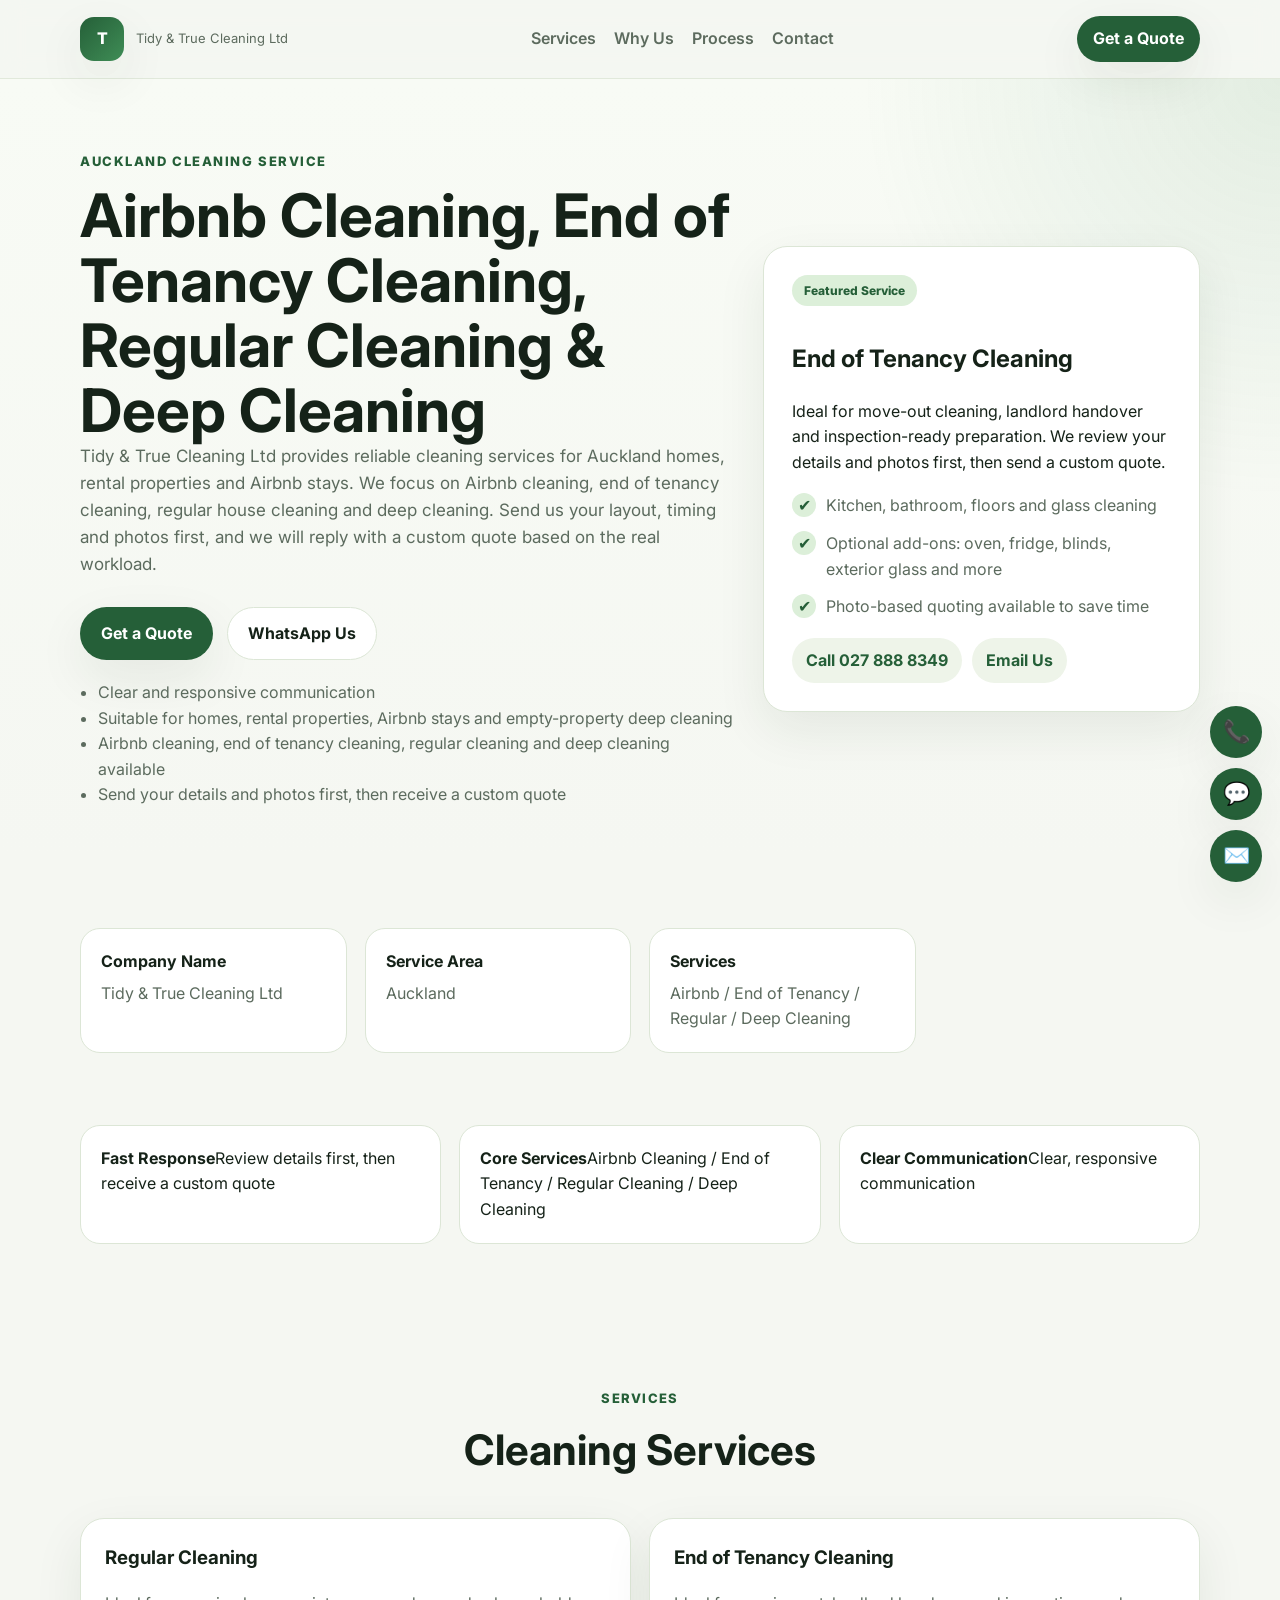
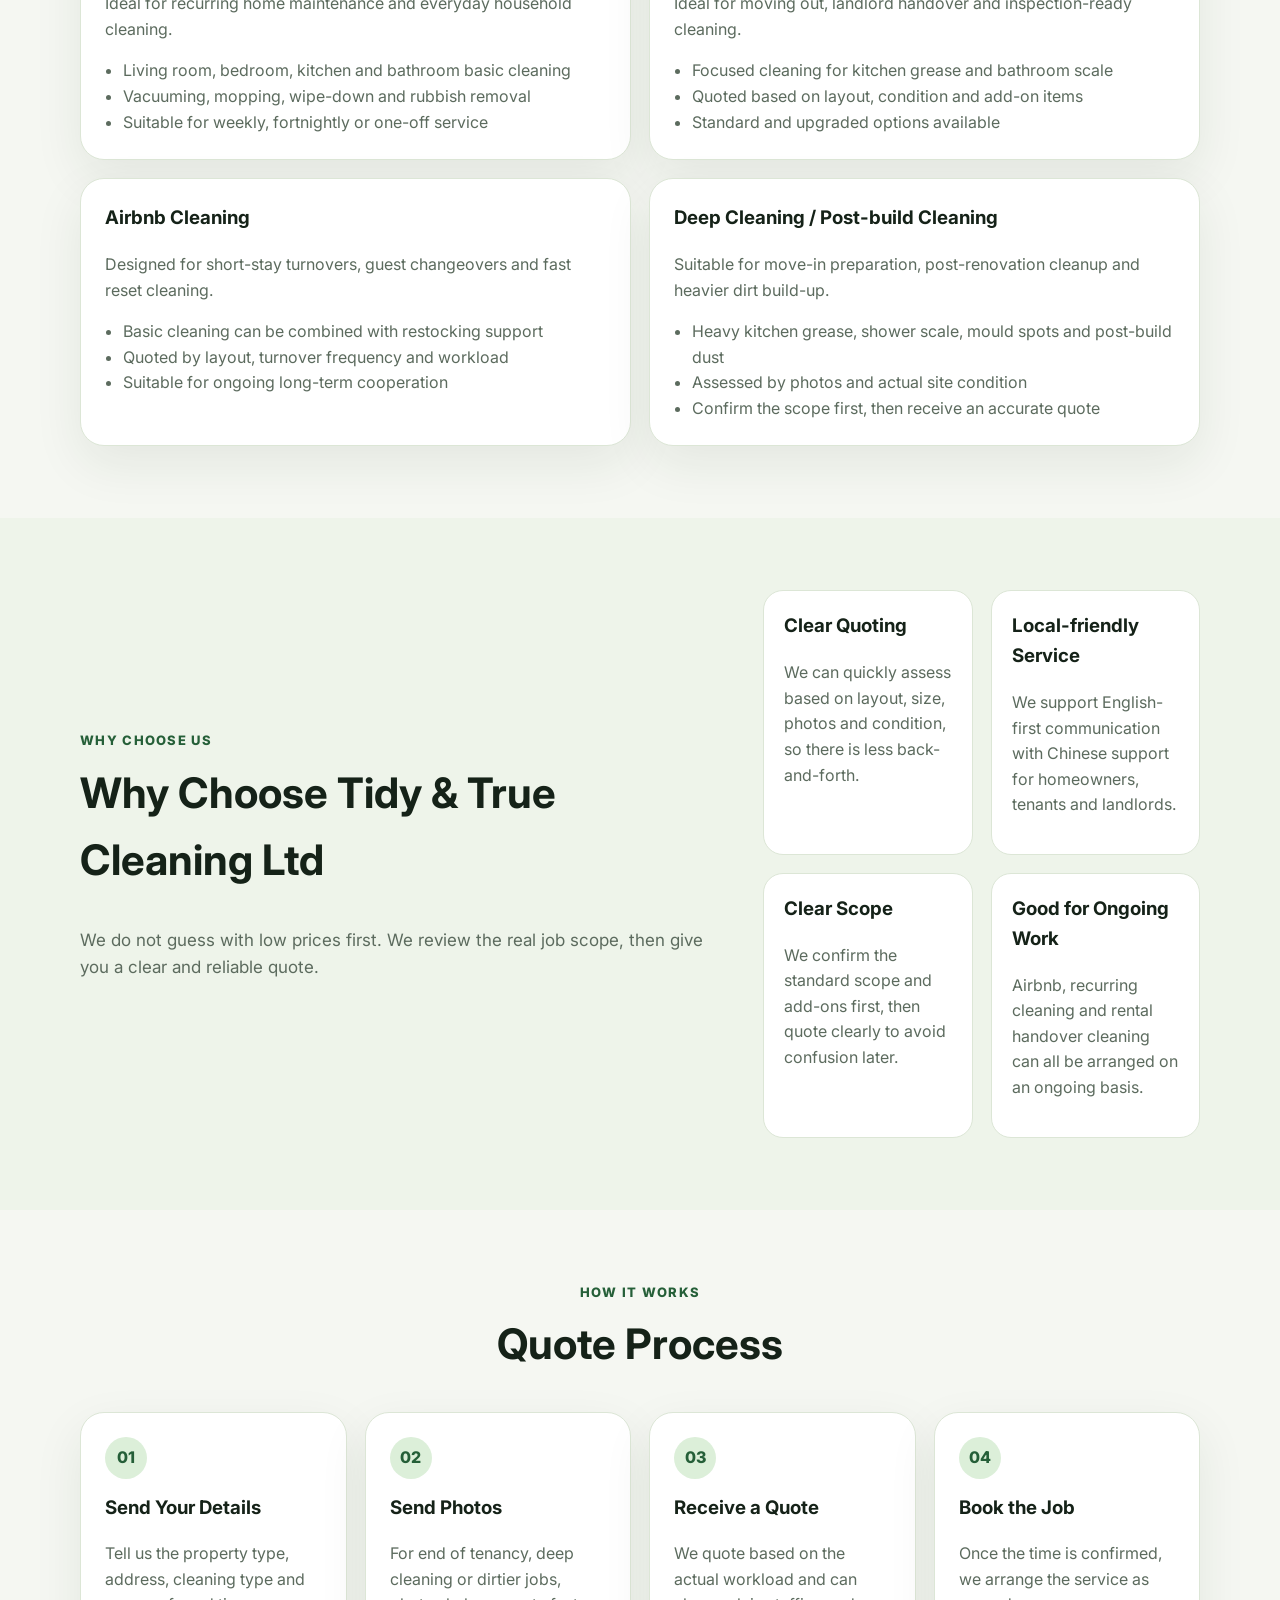
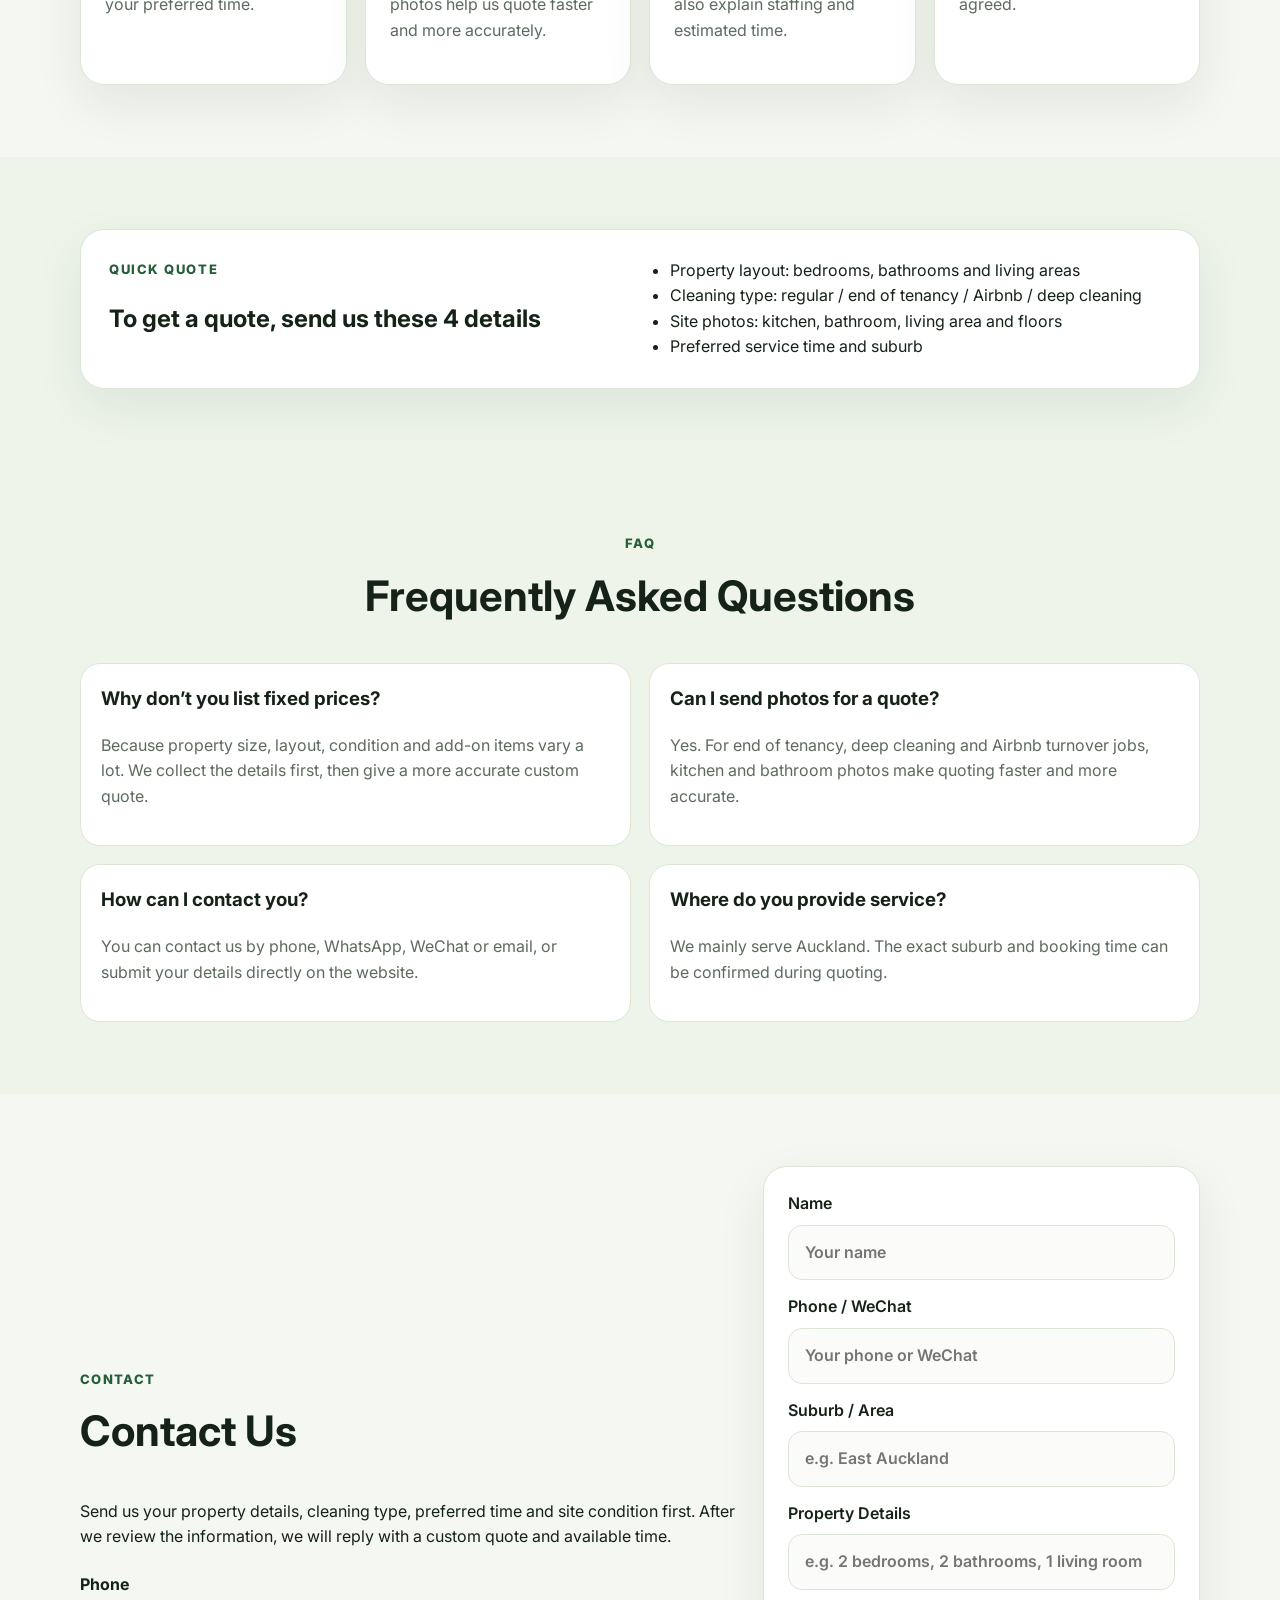
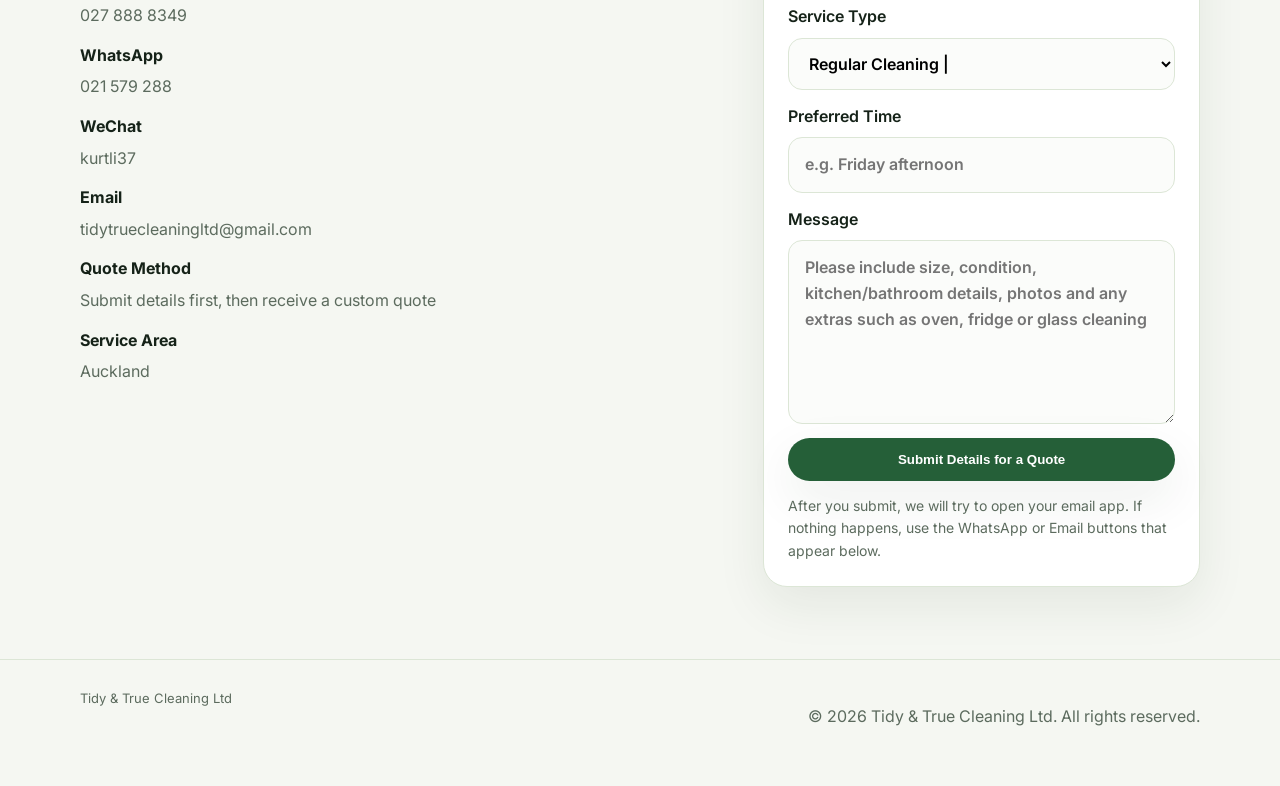
<file: index.html>
<!doctype html>
<html lang="en">
<head>
<meta charset="UTF-8" />
<meta name="viewport" content="width=device-width, initial-scale=1.0" />
<title>Tidy & True Cleaning Ltd | Auckland Airbnb, End of Tenancy & House Cleaning</title>
<meta name="description" content="Tidy & True Cleaning Ltd provides Airbnb cleaning, end of tenancy cleaning, regular house cleaning and deep cleaning in Auckland, with custom quotes based on your details and photos." />
<meta name="keywords" content="Tidy and True Cleaning Ltd, Auckland cleaning service, Airbnb cleaning, End of tenancy cleaning, house cleaning, deep cleaning" />
<meta property="og:title" content="Tidy & True Cleaning Ltd" />
<meta property="og:description" content="Auckland Airbnb cleaning, end of tenancy cleaning, regular house cleaning and deep cleaning." />
<meta property="og:type" content="website" />
<meta property="og:locale" content="en_NZ" />
<meta name="robots" content="index,follow" />
<link rel="preconnect" href="https://fonts.googleapis.com">
<link rel="preconnect" href="https://fonts.gstatic.com" crossorigin>
<link href="https://fonts.googleapis.com/css2?family=Inter:wght@400;500;600;700;800&family=Noto+Sans+SC:wght@400;500;700;800&display=swap" rel="stylesheet">
<link rel="stylesheet" href="styles.css" />
<script type="application/ld+json">
 {
 "@context": "https://schema.org",
 "@type": "HouseCleaningService",
 "name": "Tidy & True Cleaning Ltd",
 "areaServed": "Auckland, New Zealand",
 "telephone": "+64 27 888 8349",
 "email": "tidytruecleaningltd@gmail.com",
 "sameAs": ["https://wa.me/6421579288"],
 "serviceType": [
 "Airbnb Cleaning",
 "End of Tenancy Cleaning",
 "Regular House Cleaning",
 "Deep Cleaning",
 "Post-construction Cleaning"
 ],
 "availableLanguage": ["English"]
 }
 </script>
</head>
<body>
<header class="site-header">
<div class="container nav">
<div class="brand">
<div class="brand-mark">T</div>
<div>
<p class="brand-en">Tidy &amp; True Cleaning Ltd</p>
</div>
</div>
<nav>
<a href="#services">Services</a>
<a href="#about">Why Us</a>
<a href="#process">Process</a>
<a href="#contact">Contact</a>
</nav>
<a class="nav-cta" href="#contact">Get a Quote</a>
</div>
</header>
<main>
<section class="hero">
<div class="container hero-grid">
<div>
<p class="eyebrow">AUCKLAND CLEANING SERVICE</p>
<h1>Airbnb Cleaning, End of Tenancy Cleaning, Regular Cleaning &amp; Deep Cleaning</h1>
<p class="hero-text">
 Tidy &amp; True Cleaning Ltd provides reliable cleaning services for Auckland homes, rental properties and Airbnb stays. We focus on Airbnb cleaning, end of tenancy cleaning, regular house cleaning and deep cleaning. Send us your layout, timing and photos first, and we will reply with a custom quote based on the real workload.
 </p>
<div class="hero-actions">
<a class="btn btn-primary" href="#contact">Get a Quote</a>
<a class="btn btn-secondary" href="https://wa.me/6421579288" target="_blank" rel="noopener">WhatsApp Us</a>
</div>
<ul class="hero-points">
<li>Clear and responsive communication</li>
<li>Suitable for homes, rental properties, Airbnb stays and empty-property deep cleaning</li>
<li>Airbnb cleaning, end of tenancy cleaning, regular cleaning and deep cleaning available</li>
<li>Send your details and photos first, then receive a custom quote</li>
</ul>
</div>
<div class="hero-card">
<div class="card-badge">Featured Service</div>
<h2>End of Tenancy Cleaning</h2>
<p>Ideal for move-out cleaning, landlord handover and inspection-ready preparation. We review your details and photos first, then send a custom quote.</p>
<div class="mini-list">
<div><span>✔</span><p>Kitchen, bathroom, floors and glass cleaning</p></div>
<div><span>✔</span><p>Optional add-ons: oven, fridge, blinds, exterior glass and more</p></div>
<div><span>✔</span><p>Photo-based quoting available to save time</p></div>
</div>
<div class="quick-contact">
<a href="tel:0278888349">Call 027 888 8349</a>
<a href="mailto:tidytruecleaningltd@gmail.com">Email Us</a>
</div>
</div>
</div>
</section>
<section class="section stats">
<div class="container stats-grid">
<div><strong>Company Name</strong><span>Tidy &amp; True Cleaning Ltd</span></div>
<div><strong>Service Area</strong><span>Auckland</span></div>
<div><strong>Services</strong><span>Airbnb / End of Tenancy / Regular / Deep Cleaning</span></div>
</div>
</section>
<section class="section trust-strip">
<div class="container trust-grid">
<div><strong>Fast Response</strong><span>Review details first, then receive a custom quote</span></div>
<div><strong>Core Services</strong><span>Airbnb Cleaning / End of Tenancy / Regular Cleaning / Deep Cleaning</span></div>
<div><strong>Clear Communication</strong><span>Clear, responsive communication</span></div>
</div>
</section>
<section class="section" id="services">
<div class="container">
<div class="section-title">
<p>Services</p>
<h2>Cleaning Services</h2>
</div>
<div class="cards">
<article class="service-card">
<h3>Regular Cleaning</h3>
<p>Ideal for recurring home maintenance and everyday household cleaning.</p>
<ul>
<li>Living room, bedroom, kitchen and bathroom basic cleaning</li>
<li>Vacuuming, mopping, wipe-down and rubbish removal</li>
<li>Suitable for weekly, fortnightly or one-off service</li>
</ul>
</article>
<article class="service-card">
<h3>End of Tenancy Cleaning</h3>
<p>Ideal for moving out, landlord handover and inspection-ready cleaning.</p>
<ul>
<li>Focused cleaning for kitchen grease and bathroom scale</li>
<li>Quoted based on layout, condition and add-on items</li>
<li>Standard and upgraded options available</li>
</ul>
</article>
<article class="service-card">
<h3>Airbnb Cleaning</h3>
<p>Designed for short-stay turnovers, guest changeovers and fast reset cleaning.</p>
<ul>
<li>Basic cleaning can be combined with restocking support</li>
<li>Quoted by layout, turnover frequency and workload</li>
<li>Suitable for ongoing long-term cooperation</li>
</ul>
</article>
<article class="service-card">
<h3>Deep Cleaning / Post-build Cleaning</h3>
<p>Suitable for move-in preparation, post-renovation cleanup and heavier dirt build-up.</p>
<ul>
<li>Heavy kitchen grease, shower scale, mould spots and post-build dust</li>
<li>Assessed by photos and actual site condition</li>
<li>Confirm the scope first, then receive an accurate quote</li>
</ul>
</article>
</div>
</div>
</section>
<section class="section alt" id="about">
<div class="container about-grid">
<div>
<div class="section-title left">
<p>Why Choose Us</p>
<h2>Why Choose Tidy &amp; True Cleaning Ltd</h2>
</div>
<p class="lead">We do not guess with low prices first. We review the real job scope, then give you a clear and reliable quote.</p>
</div>
<div class="feature-list">
<div class="feature-item">
<h3>Clear Quoting</h3>
<p>We can quickly assess based on layout, size, photos and condition, so there is less back-and-forth.</p>
</div>
<div class="feature-item">
<h3>Local-friendly Service</h3>
<p>We support English-first communication with Chinese support for homeowners, tenants and landlords.</p>
</div>
<div class="feature-item">
<h3>Clear Scope</h3>
<p>We confirm the standard scope and add-ons first, then quote clearly to avoid confusion later.</p>
</div>
<div class="feature-item">
<h3>Good for Ongoing Work</h3>
<p>Airbnb, recurring cleaning and rental handover cleaning can all be arranged on an ongoing basis.</p>
</div>
</div>
</div>
</section>
<section class="section" id="process">
<div class="container">
<div class="section-title">
<p>How It Works</p>
<h2>Quote Process</h2>
</div>
<div class="process-grid">
<div class="process-step"><span>01</span><h3>Send Your Details</h3><p>Tell us the property type, address, cleaning type and your preferred time.</p></div>
<div class="process-step"><span>02</span><h3>Send Photos</h3><p>For end of tenancy, deep cleaning or dirtier jobs, photos help us quote faster and more accurately.</p></div>
<div class="process-step"><span>03</span><h3>Receive a Quote</h3><p>We quote based on the actual workload and can also explain staffing and estimated time.</p></div>
<div class="process-step"><span>04</span><h3>Book the Job</h3><p>Once the time is confirmed, we arrange the service as agreed.</p></div>
</div>
</div>
</section>
<section class="section alt">
<div class="container quote-box">
<div>
<p class="eyebrow">QUICK QUOTE</p>
<h2>To get a quote, send us these 4 details</h2>
</div>
<ul>
<li>Property layout: bedrooms, bathrooms and living areas</li>
<li>Cleaning type: regular / end of tenancy / Airbnb / deep cleaning</li>
<li>Site photos: kitchen, bathroom, living area and floors</li>
<li>Preferred service time and suburb</li>
</ul>
</div>
</section>
<section class="section alt" id="faq">
<div class="container">
<div class="section-title">
<p>FAQ</p>
<h2>Frequently Asked Questions</h2>
</div>
<div class="feature-list">
<div class="feature-item">
<h3>Why don’t you list fixed prices?</h3>
<p>Because property size, layout, condition and add-on items vary a lot. We collect the details first, then give a more accurate custom quote.</p>
</div>
<div class="feature-item">
<h3>Can I send photos for a quote?</h3>
<p>Yes. For end of tenancy, deep cleaning and Airbnb turnover jobs, kitchen and bathroom photos make quoting faster and more accurate.</p>
</div>
<div class="feature-item">
<h3>How can I contact you?</h3>
<p>You can contact us by phone, WhatsApp, WeChat or email, or submit your details directly on the website.</p>
</div>
<div class="feature-item">
<h3>Where do you provide service?</h3>
<p>We mainly serve Auckland. The exact suburb and booking time can be confirmed during quoting.</p>
</div>
</div>
</div>
</section>
<section class="section" id="contact">
<div class="container contact-grid">
<div>
<div class="section-title left">
<p>Contact</p>
<h2>Contact Us</h2>
</div>
<p>Send us your property details, cleaning type, preferred time and site condition first. After we review the information, we will reply with a custom quote and available time.</p>
<div class="contact-list">
<div><strong>Phone</strong><span>027 888 8349</span></div>
<div><strong>WhatsApp</strong><span>021 579 288</span></div>
<div><strong>WeChat</strong><span>kurtli37</span></div>
<div><strong>Email</strong><span>tidytruecleaningltd@gmail.com</span></div>
<div><strong>Quote Method</strong><span>Submit details first, then receive a custom quote</span></div>
<div><strong>Service Area</strong><span>Auckland</span></div>
</div>
</div>
<form class="contact-form" id="quoteForm">
<label>
 Name
 <input type="text" name="name" placeholder="Your name" />
</label>
<label>
 Phone / WeChat
 <input type="text" name="contact" placeholder="Your phone or WeChat" />
</label>
<label>
 Suburb / Area
 <input type="text" name="suburb" placeholder="e.g. East Auckland" />
</label>
<label>
 Property Details
 <input type="text" name="property" placeholder="e.g. 2 bedrooms, 2 bathrooms, 1 living room" />
</label>
<label>
 Service Type
 <select name="service">
<option>Regular Cleaning | </option>
<option>End of Tenancy Cleaning | </option>
<option>Airbnb Cleaning | Airbnb </option>
<option>Deep Cleaning / Post-build Cleaning | </option>
<option>Deep Cleaning | </option>
</select>
</label>
<label>
 Preferred Time
 <input type="text" name="time" placeholder="e.g. Friday afternoon" />
</label>
<label>
 Message
 <textarea rows="6" name="message" placeholder="Please include size, condition, kitchen/bathroom details, photos and any extras such as oven, fridge or glass cleaning"></textarea>
</label>
<button type="submit" class="btn btn-primary full">Submit Details for a Quote</button>
<p class="form-note">After you submit, we will try to open your email app. If nothing happens, use the WhatsApp or Email buttons that appear below.</p>
<div id="quoteFallback" class="quote-fallback" hidden>
<p><strong>Quick Send Options</strong></p>
<div class="quick-contact">
<a id="whatsAppQuoteLink" href="#" target="_blank" rel="noopener">Send via WhatsApp</a>
<a id="emailQuoteLink" href="#">Send via Email</a>
</div>
</div>
</form>
</div>
</section>
</main>
<div class="floating-actions">
<a href="tel:0278888349" aria-label="Call">📞</a>
<a href="https://wa.me/6421579288" target="_blank" rel="noopener" aria-label="WhatsApp">💬</a>
<a href="mailto:tidytruecleaningltd@gmail.com" aria-label="Email">✉️</a>
</div>
<footer class="site-footer">
<div class="container footer-wrap">
<div>
<p class="brand-en">Tidy &amp; True Cleaning Ltd</p>
</div>
<p>© 2026 Tidy &amp; True Cleaning Ltd. All rights reserved.</p>
</div>
</footer>
<script src="script.js"></script>
</body>
</html>
</file>
<file: styles.css>
:root {
  --bg: #f5f7f2;
  --surface: #ffffff;
  --surface-2: #eef4e9;
  --text: #152218;
  --muted: #5c6b5e;
  --line: #dce6d6;
  --primary: #255f38;
  --primary-2: #1d4f2f;
  --accent: #dcefd9;
  --shadow: 0 18px 50px rgba(26, 47, 31, 0.08);
}

* { box-sizing: border-box; }
html { scroll-behavior: smooth; }
body {
  margin: 0;
  font-family: "Inter", "Noto Sans SC", sans-serif;
  background: var(--bg);
  color: var(--text);
  line-height: 1.6;
}

a { color: inherit; text-decoration: none; }
.container { width: min(1120px, calc(100% - 32px)); margin: 0 auto; }

.site-header {
  position: sticky;
  top: 0;
  z-index: 20;
  backdrop-filter: blur(12px);
  background: rgba(245, 247, 242, 0.82);
  border-bottom: 1px solid rgba(220, 230, 214, 0.8);
}

.nav {
  display: flex;
  align-items: center;
  justify-content: space-between;
  padding: 16px 0;
  gap: 16px;
}

.brand { display: flex; align-items: center; gap: 12px; }
.brand-mark {
  width: 44px;
  height: 44px;
  border-radius: 14px;
  display: grid;
  place-items: center;
  background: linear-gradient(135deg, var(--primary), #3f8d56);
  color: white;
  font-weight: 800;
  box-shadow: var(--shadow);
}
.brand-cn, .brand-en { margin: 0; }
.brand-cn { font-weight: 800; }
.brand-en { font-size: 13px; color: var(--muted); }
nav { display: flex; gap: 18px; flex-wrap: wrap; }
nav a { color: var(--muted); font-weight: 600; }
nav a:hover { color: var(--primary); }
.nav-cta {
  display: inline-flex;
  align-items: center;
  justify-content: center;
  padding: 10px 16px;
  border-radius: 999px;
  background: var(--primary);
  color: #fff;
  font-weight: 700;
  box-shadow: var(--shadow);
}

.hero {
  padding: 72px 0 48px;
  background:
    radial-gradient(circle at top right, rgba(74, 145, 90, 0.12), transparent 28%),
    linear-gradient(180deg, #f8fbf5 0%, var(--bg) 100%);
}

.hero-grid, .about-grid, .contact-grid {
  display: grid;
  grid-template-columns: 1.2fr 0.8fr;
  gap: 28px;
  align-items: center;
}

.eyebrow {
  margin: 0 0 12px;
  color: var(--primary);
  font-size: 13px;
  font-weight: 800;
  letter-spacing: 0.12em;
}

h1 {
  margin: 0;
  font-size: clamp(34px, 6vw, 60px);
  line-height: 1.08;
}
.headline-sub {
  font-size: 0.5em;
  line-height: 1.35;
  font-weight: 700;
  display: inline-block;
  margin-top: 10px;
}

.hero-text, .lead { color: var(--muted); font-size: 17px; }
.hero-text { margin-top: 0; }
.hero-actions {
  display: flex;
  gap: 14px;
  margin: 28px 0 20px;
  flex-wrap: wrap;
}
.btn {
  display: inline-flex;
  align-items: center;
  justify-content: center;
  padding: 13px 20px;
  border-radius: 999px;
  font-weight: 700;
  border: 1px solid transparent;
}
.btn-primary {
  background: var(--primary);
  color: white;
  box-shadow: var(--shadow);
}
.btn-primary:hover { background: var(--primary-2); }
.btn-secondary {
  background: var(--surface);
  border-color: var(--line);
}
.hero-points {
  padding-left: 18px;
  color: var(--muted);
  margin: 0;
}

.hero-card, .service-card, .process-step, .contact-form, .quote-box {
  background: var(--surface);
  border: 1px solid var(--line);
  border-radius: 24px;
  box-shadow: var(--shadow);
}
.hero-card {
  padding: 28px;
}
.card-badge {
  display: inline-block;
  background: var(--accent);
  color: var(--primary);
  padding: 6px 12px;
  border-radius: 999px;
  font-size: 12px;
  font-weight: 800;
  margin-bottom: 14px;
}
.mini-list { display: grid; gap: 12px; margin-top: 18px; }
.mini-list div { display: flex; gap: 10px; align-items: flex-start; }
.mini-list span {
  width: 24px;
  height: 24px;
  display: grid;
  place-items: center;
  background: var(--accent);
  color: var(--primary);
  border-radius: 50%;
  flex: 0 0 24px;
}
.mini-list p { margin: 0; color: var(--muted); }
.quick-contact {
  display: flex;
  gap: 10px;
  flex-wrap: wrap;
  margin-top: 18px;
}
.quick-contact a {
  display: inline-flex;
  padding: 10px 14px;
  border-radius: 999px;
  background: var(--surface-2);
  color: var(--primary);
  font-weight: 700;
}

.section { padding: 72px 0; }
.alt { background: #eef4ea; }
.trust-strip { padding-top: 0; }
.section-title { text-align: center; margin-bottom: 34px; }
.section-title.left { text-align: left; }
.section-title p {
  margin: 0 0 8px;
  color: var(--primary);
  font-size: 13px;
  font-weight: 800;
  text-transform: uppercase;
  letter-spacing: 0.1em;
}
.section-title h2 { margin: 0; font-size: clamp(28px, 4vw, 42px); }

.stats-grid, .cards, .feature-list, .process-grid, .trust-grid {
  display: grid;
  gap: 18px;
}
.stats-grid { grid-template-columns: repeat(4, 1fr); }
.trust-grid { grid-template-columns: repeat(3, 1fr); }
.stats-grid div, .feature-item, .trust-grid div {
  background: var(--surface);
  border: 1px solid var(--line);
  border-radius: 20px;
  padding: 20px;
}
.stats-grid strong, .contact-list strong { display: block; margin-bottom: 6px; }
.stats-grid span, .contact-list span, .service-card p, .service-card li, .feature-item p, .process-step p { color: var(--muted); }

.cards { grid-template-columns: repeat(2, 1fr); }
.service-card { padding: 24px; }
.service-card h3, .feature-item h3, .process-step h3 { margin-top: 0; }
.service-card ul { padding-left: 18px; margin-bottom: 0; }

.feature-list { grid-template-columns: repeat(2, 1fr); }
.process-grid { grid-template-columns: repeat(4, 1fr); }
.process-step { padding: 24px; }
.process-step span {
  display: inline-flex;
  width: 42px;
  height: 42px;
  border-radius: 50%;
  background: var(--accent);
  color: var(--primary);
  align-items: center;
  justify-content: center;
  font-weight: 800;
  margin-bottom: 14px;
}

.quote-box {
  padding: 28px;
  display: grid;
  grid-template-columns: 1fr 1fr;
  gap: 24px;
  align-items: center;
}
.quote-box ul { margin: 0; padding-left: 18px; }

.contact-list { display: grid; gap: 14px; margin-top: 22px; }
.contact-form {
  padding: 24px;
  display: grid;
  gap: 14px;
}
.contact-form label {
  display: grid;
  gap: 8px;
  font-weight: 600;
}
input, select, textarea {
  width: 100%;
  border: 1px solid var(--line);
  border-radius: 14px;
  padding: 14px 16px;
  font: inherit;
  background: #fbfcfa;
}
input:focus, select:focus, textarea:focus {
  outline: none;
  border-color: #88b494;
  box-shadow: 0 0 0 4px rgba(136, 180, 148, 0.18);
}
.full { width: 100%; }
.form-note {
  margin: 0;
  font-size: 14px;
  color: var(--muted);
}
.quote-fallback {
  padding: 14px;
  border-radius: 16px;
  background: var(--surface-2);
  border: 1px solid var(--line);
}
.quote-fallback p {
  margin: 0 0 10px;
}

.floating-actions {
  position: fixed;
  right: 18px;
  bottom: 18px;
  z-index: 30;
  display: grid;
  gap: 10px;
}
.floating-actions a {
  width: 52px;
  height: 52px;
  display: grid;
  place-items: center;
  border-radius: 50%;
  background: var(--primary);
  color: #fff;
  box-shadow: var(--shadow);
  font-size: 22px;
}

.site-footer {
  padding: 28px 0 40px;
  border-top: 1px solid var(--line);
}
.footer-wrap {
  display: flex;
  justify-content: space-between;
  gap: 16px;
  flex-wrap: wrap;
  color: var(--muted);
}

@media (max-width: 900px) {
  .hero-grid, .about-grid, .contact-grid, .quote-box,
  .stats-grid, .cards, .feature-list, .process-grid {
    grid-template-columns: 1fr;
  }

  .nav {
    flex-direction: column;
    align-items: flex-start;
  }

  .nav-cta {
    width: 100%;
  }
}

@media (max-width: 640px) {
  .hero { padding-top: 48px; }
  .section { padding: 56px 0; }
  .btn { width: 100%; }
  nav { gap: 12px; }

  .floating-actions {
    right: 12px;
    bottom: 12px;
  }
}
</file>
